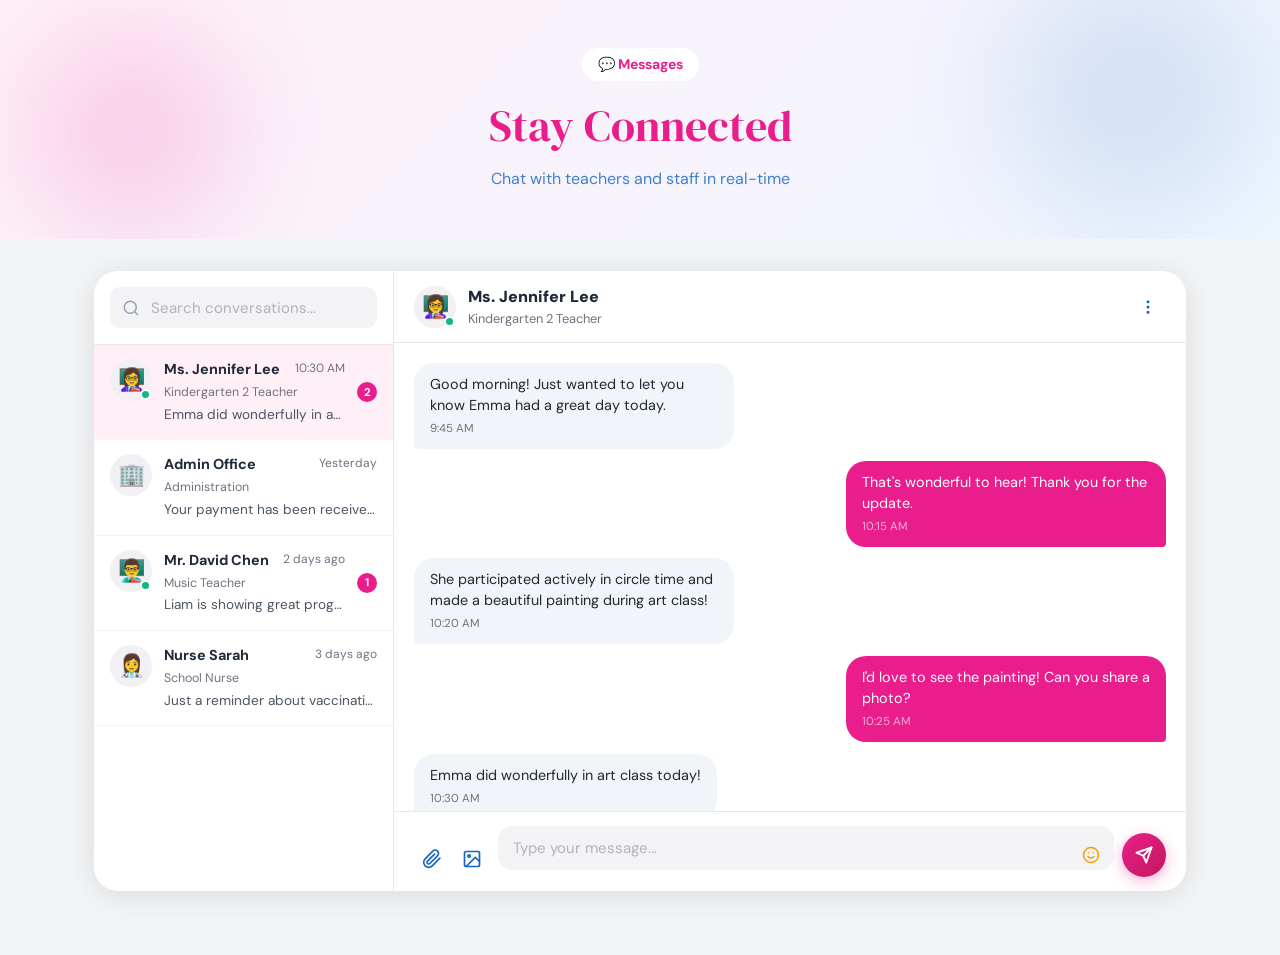
<file: View/Pages/message.html>
<!DOCTYPE html>
<html lang="en">
<head>
  <meta charset="UTF-8" />
  <meta name="viewport" content="width=device-width, initial-scale=1.0" />
  <title>Messages – Stay Connected</title>
  <link rel="preconnect" href="https://fonts.googleapis.com" />
  <link rel="preconnect" href="https://fonts.gstatic.com" crossorigin />
  <link href="https://fonts.googleapis.com/css2?family=DM+Sans:wght@400;500;600;700;900&family=DM+Serif+Display&display=swap" rel="stylesheet" />
  <link rel="stylesheet" href="message.css" />
</head>
<body>

  <!-- ── Hero ───────────────────────────────────────────────────── -->
  <section class="hero">
    <div class="hero-blob hero-blob--left"></div>
    <div class="hero-blob hero-blob--right"></div>
    <div class="hero-content animate-in">
      <span class="hero-badge">💬 Messages</span>
      <h1 class="hero-title">Stay Connected</h1>
      <p class="hero-subtitle">Chat with teachers and staff in real-time</p>
    </div>
  </section>

  <!-- ── Chat Section ───────────────────────────────────────────── -->
  <section class="chat-section">
    <div class="container">
      <div class="chat-shell animate-in">

        <!-- Left: Conversation list -->
        <aside class="conv-panel">
          <div class="conv-search-wrap">
            <svg class="conv-search-icon" xmlns="http://www.w3.org/2000/svg" width="18" height="18" viewBox="0 0 24 24" fill="none" stroke="currentColor" stroke-width="2" stroke-linecap="round" stroke-linejoin="round"><circle cx="11" cy="11" r="8"/><line x1="21" y1="21" x2="16.65" y2="16.65"/></svg>
            <input id="convSearch" class="conv-search" type="text" placeholder="Search conversations..." />
          </div>

          <ul id="convList" class="conv-list" role="listbox"></ul>
        </aside>

        <!-- Right: Chat window -->
        <div class="chat-window">

          <!-- Chat header -->
          <div class="chat-header">
            <div class="chat-header-info">
              <div class="avatar-wrap" id="headerAvatar">
                <span class="avatar-emoji" id="headerEmoji"></span>
                <span class="online-dot hidden" id="headerOnline"></span>
              </div>
              <div>
                <div class="chat-header-name" id="headerName"></div>
                <div class="chat-header-role" id="headerRole"></div>
              </div>
            </div>
            <div class="chat-header-actions">
              <div class="more-menu-wrap">
                <button class="icon-btn" title="More options" id="moreBtn" onclick="toggleMoreMenu()">
                  <svg xmlns="http://www.w3.org/2000/svg" width="18" height="18" viewBox="0 0 24 24" fill="none" stroke="#1565C0" stroke-width="2" stroke-linecap="round" stroke-linejoin="round"><circle cx="12" cy="5" r="1"/><circle cx="12" cy="12" r="1"/><circle cx="12" cy="19" r="1"/></svg>
                </button>
                <div class="more-menu hidden" id="moreMenu">
                  <button onclick="handleMoreOption('mute')" id="muteBtn">Mute Notifications</button>
                  <button onclick="handleMoreOption('clear')">Clear Chat</button>
                </div>
              </div>
            </div>
          </div>

          <!-- Messages -->
          <div class="messages-area" id="messagesArea"></div>

          <!-- Input -->
          <div class="input-area">
            <div class="input-tools">
              <button class="icon-btn" title="Attach file" onclick="handleAttach()">
                <svg xmlns="http://www.w3.org/2000/svg" width="20" height="20" viewBox="0 0 24 24" fill="none" stroke="#1565C0" stroke-width="2" stroke-linecap="round" stroke-linejoin="round"><path d="M21.44 11.05l-9.19 9.19a6 6 0 0 1-8.49-8.49l9.19-9.19a4 4 0 0 1 5.66 5.66l-9.2 9.19a2 2 0 0 1-2.83-2.83l8.49-8.48"/></svg>
              </button>
              <button class="icon-btn" title="Send image" onclick="handleImage()">
                <svg xmlns="http://www.w3.org/2000/svg" width="20" height="20" viewBox="0 0 24 24" fill="none" stroke="#1565C0" stroke-width="2" stroke-linecap="round" stroke-linejoin="round"><rect x="3" y="3" width="18" height="18" rx="2"/><circle cx="8.5" cy="8.5" r="1.5"/><polyline points="21 15 16 10 5 21"/></svg>
              </button>
            </div>

            <div class="textarea-wrap">
              <textarea id="msgInput" class="msg-textarea" rows="1" placeholder="Type your message..."></textarea>
              <button class="icon-btn emoji-btn" title="Emoji" onclick="handleEmoji()">
                <svg xmlns="http://www.w3.org/2000/svg" width="18" height="18" viewBox="0 0 24 24" fill="none" stroke="#F59E0B" stroke-width="2" stroke-linecap="round" stroke-linejoin="round"><circle cx="12" cy="12" r="10"/><path d="M8 14s1.5 2 4 2 4-2 4-2"/><line x1="9" y1="9" x2="9.01" y2="9"/><line x1="15" y1="9" x2="15.01" y2="9"/></svg>
              </button>
            </div>

            <button class="send-btn" id="sendBtn" title="Send">
              <svg xmlns="http://www.w3.org/2000/svg" width="18" height="18" viewBox="0 0 24 24" fill="none" stroke="white" stroke-width="2.5" stroke-linecap="round" stroke-linejoin="round"><line x1="22" y1="2" x2="11" y2="13"/><polygon points="22 2 15 22 11 13 2 9 22 2"/></svg>
            </button>
          </div>

        </div><!-- /chat-window -->
      </div><!-- /chat-shell -->
    </div>
  </section>

  <!-- File input (hidden, triggered by attach/image buttons) -->
  <input type="file" id="fileInput" class="hidden" />
  <input type="file" id="imageInput" class="hidden" accept="image/*" />

  <!-- Toast -->
  <div id="toast" class="toast hidden">
    <svg xmlns="http://www.w3.org/2000/svg" width="16" height="16" viewBox="0 0 24 24" fill="none" stroke="currentColor" stroke-width="2.5" stroke-linecap="round" stroke-linejoin="round"><polyline points="20 6 9 12 4 10"/></svg>
    <span id="toastMsg"></span>
  </div>

  <script src="message.js"></script>
</body>
</html>
</file>
<file: View/Pages/message.css>
/* ── Variables ───────────────────────────────────────────────────── */
:root {
  --brand-pink:     #E91E8C;
  --brand-pink-dark:#C2185B;
  --brand-pink-bg:  #FFF0F7;
  --brand-blue:     #1565C0;
  --brand-blue-bg:  #EFF6FF;
  --brand-green:    #10B981;
  --border:         rgba(0,0,0,0.09);
  --input-bg:       #f3f3f5;
  --foreground:     #0f0f1a;
  --muted:          #717182;
  --radius:         0.625rem;
}

/* ── Reset ───────────────────────────────────────────────────────── */
*, *::before, *::after { box-sizing: border-box; margin: 0; padding: 0; }
html { font-size: 16px; scroll-behavior: smooth; }
body {
  font-family: 'DM Sans', sans-serif;
  background: #f3f4f6;
  color: var(--foreground);
  line-height: 1.5;
  min-height: 100vh;
}
button { font-family: inherit; cursor: pointer; border: none; background: none; }
textarea, input { font-family: inherit; }
a { text-decoration: none; }
ul { list-style: none; }

/* ── Utilities ───────────────────────────────────────────────────── */
.container { max-width: 1140px; margin: 0 auto; padding: 0 1.5rem; }
.hidden { display: none !important; }

/* ── Hero ────────────────────────────────────────────────────────── */
.hero {
  position: relative;
  padding: 3rem 1.5rem;
  overflow: hidden;
  background: linear-gradient(135deg, var(--brand-pink-bg) 0%, var(--brand-blue-bg) 100%);
  text-align: center;
}
.hero-blob {
  position: absolute; border-radius: 50%;
  filter: blur(60px); pointer-events: none;
}
.hero-blob--left  { width:200px; height:200px; top:2rem;    left:2rem;  background:var(--brand-pink); opacity:.18; }
.hero-blob--right { width:260px; height:260px; bottom:1rem; right:1rem; background:var(--brand-blue); opacity:.13; }

.hero-content { position:relative; z-index:1; max-width:680px; margin:0 auto; }

.hero-badge {
  display: inline-block;
  background: white; color: var(--brand-pink);
  font-size: .875rem; font-weight: 700;
  padding: .375rem 1rem; border-radius: 9999px;
  margin-bottom: .75rem;
}
.hero-title {
  font-family: 'DM Serif Display', serif;
  font-size: clamp(2rem, 5vw, 2.75rem);
  font-weight: 400; color: var(--brand-pink);
  margin-bottom: .5rem;
}
.hero-subtitle { color: var(--brand-blue); font-size: 1rem; opacity: .8; }

/* ── Chat Section ────────────────────────────────────────────────── */
.chat-section { padding: 2rem 0 4rem; }

.chat-shell {
  background: white;
  border-radius: 1.5rem;
  box-shadow: 0 4px 32px rgba(0,0,0,0.10);
  overflow: hidden;
  height: 620px;
  display: grid;
  grid-template-columns: 300px 1fr;
}
@media (max-width: 700px) {
  .chat-shell { grid-template-columns: 1fr; height: auto; border-radius: 1rem; }
  .conv-panel  { border-right: none; border-bottom: 1px solid var(--border); max-height: 260px; }
}

/* ── Conversation Panel ──────────────────────────────────────────── */
.conv-panel {
  display: flex; flex-direction: column;
  border-right: 1px solid var(--border);
  overflow: hidden;
}

.conv-search-wrap {
  position: relative;
  padding: 1rem;
  border-bottom: 1px solid var(--border);
  flex-shrink: 0;
}
.conv-search-icon {
  position: absolute; left: 1.75rem; top: 50%;
  transform: translateY(-50%); color: #94a3b8; pointer-events: none;
}
.conv-search {
  width: 100%;
  padding: .6rem .875rem .6rem 2.5rem;
  background: var(--input-bg);
  border: 1.5px solid transparent;
  border-radius: var(--radius);
  font-size: .9375rem; color: var(--foreground);
  outline: none;
  transition: border-color .2s, box-shadow .2s;
}
.conv-search:focus {
  border-color: var(--brand-pink);
  box-shadow: 0 0 0 3px rgba(233,30,140,.1);
}
.conv-search::placeholder { color: #b0b3be; }

.conv-list { flex:1; overflow-y: auto; }
.conv-list::-webkit-scrollbar { width: 4px; }
.conv-list::-webkit-scrollbar-thumb { background: #e0e0e8; border-radius: 4px; }

.conv-item {
  display: flex; align-items: flex-start; gap: .75rem;
  padding: .875rem 1rem;
  border-bottom: 1px solid #f3f4f6;
  cursor: pointer;
  transition: background .15s;
}
.conv-item:hover    { background: #fafafa; }
.conv-item.active   { background: var(--brand-pink-bg); }

/* Avatar */
.avatar-wrap {
  position: relative; flex-shrink: 0;
  width: 42px; height: 42px;
  background: #f0f0f5;
  border-radius: 50%;
  display: flex; align-items: center; justify-content: center;
}
.avatar-emoji { font-size: 1.375rem; line-height: 1; }
.online-dot {
  position: absolute; bottom: 1px; right: 1px;
  width: 11px; height: 11px;
  background: var(--brand-green);
  border-radius: 50%; border: 2px solid white;
}

.conv-meta { flex:1; min-width:0; }
.conv-top {
  display: flex; justify-content: space-between;
  align-items: flex-start; gap: .5rem; margin-bottom: .15rem;
}
.conv-name  { font-weight: 700; font-size: .9rem; color: #1f2937; white-space: nowrap; overflow: hidden; text-overflow: ellipsis; }
.conv-time  { font-size: .75rem; color: var(--muted); flex-shrink: 0; }
.conv-role  { font-size: .775rem; color: var(--muted); margin-bottom: .2rem; }
.conv-last  { font-size: .85rem; color: #4b5563; white-space: nowrap; overflow: hidden; text-overflow: ellipsis; }

.unread-badge {
  flex-shrink: 0; align-self: center;
  background: var(--brand-pink); color: white;
  font-size: .7rem; font-weight: 700;
  min-width: 20px; height: 20px;
  border-radius: 9999px;
  display: flex; align-items: center; justify-content: center;
  padding: 0 5px;
}

/* ── Chat Window ─────────────────────────────────────────────────── */
.chat-window { display: flex; flex-direction: column; overflow: hidden; }

/* Header */
.chat-header {
  display: flex; align-items: center; justify-content: space-between;
  padding: .875rem 1.25rem;
  border-bottom: 1px solid var(--border);
  flex-shrink: 0;
}
.chat-header-info { display: flex; align-items: center; gap: .75rem; }
.chat-header-name { font-weight: 900; font-size: 1rem; color: #1f2937; }
.chat-header-role { font-size: .8rem; color: var(--muted); }
.chat-header-actions { display: flex; align-items: center; gap: .25rem; }

/* Icon buttons */
.icon-btn {
  position: relative;
  width: 36px; height: 36px;
  display: flex; align-items: center; justify-content: center;
  border-radius: 50%; background: transparent;
  transition: background .15s, transform .1s;
}
.icon-btn:hover { background: #f3f4f6; }
.icon-btn:active { transform: scale(.92); }

/* More menu wrapper — the anchor for the dropdown */
.more-menu-wrap { position: relative; }

/* More menu */
.more-menu {
  position: absolute; top: calc(100% + 6px); right: 0;
  background: white;
  border: 1px solid var(--border);
  border-radius: .75rem;
  box-shadow: 0 8px 24px rgba(0,0,0,0.12);
  z-index: 50; min-width: 170px;
  overflow: hidden;
  animation: menuIn .15s ease;
}
@keyframes menuIn {
  from { opacity:0; transform: translateY(-6px); }
  to   { opacity:1; transform: translateY(0); }
}
.more-menu button {
  display: block; width: 100%; text-align: left;
  padding: .6rem 1rem; font-size: .9rem; color: #374151;
  transition: background .15s;
  border-radius: 0;
}
.more-menu button:hover { background: var(--brand-pink-bg); color: var(--brand-pink); }

/* Messages area */
.messages-area {
  flex: 1; overflow-y: auto;
  padding: 1.25rem;
  display: flex; flex-direction: column; gap: .75rem;
}
.messages-area::-webkit-scrollbar { width: 4px; }
.messages-area::-webkit-scrollbar-thumb { background: #e0e0e8; border-radius: 4px; }

/* Bubble */
.bubble-row { display: flex; }
.bubble-row.me  { justify-content: flex-end; }
.bubble-row.them { justify-content: flex-start; }

.bubble {
  max-width: min(320px, 72%);
  padding: .7rem 1rem;
  border-radius: 1.25rem;
  font-size: .9rem; line-height: 1.45;
  animation: bubbleIn .25s ease both;
}
@keyframes bubbleIn {
  from { opacity:0; transform: translateY(8px) scale(.97); }
  to   { opacity:1; transform: translateY(0) scale(1); }
}
.bubble.me   { background: var(--brand-pink); color: white; border-bottom-right-radius: .25rem; }
.bubble.them { background: #f1f5f9; color: #1f2937; border-bottom-left-radius: .25rem; }

.bubble-text { margin-bottom: .3rem; }
.bubble-time { font-size: .72rem; }
.bubble.me   .bubble-time { color: rgba(255,255,255,.65); }
.bubble.them .bubble-time { color: var(--muted); }

/* Image message */
.bubble img { max-width: 200px; border-radius: .75rem; display: block; margin-bottom: .3rem; }

/* File attachment message */
.bubble-file {
  display: flex; align-items: center; gap: .5rem;
  background: rgba(255,255,255,.15); border-radius: .5rem;
  padding: .4rem .6rem; margin-bottom: .3rem; font-size: .82rem;
}
.bubble.them .bubble-file { background: #e8ecf0; }

/* ── Input Area ──────────────────────────────────────────────────── */
.input-area {
  display: flex; align-items: flex-end; gap: .5rem;
  padding: .875rem 1.25rem;
  border-top: 1px solid var(--border);
  flex-shrink: 0;
}

.input-tools { display: flex; gap: .25rem; }

.textarea-wrap { flex:1; position: relative; }
.msg-textarea {
  width: 100%;
  padding: .65rem 2.75rem .65rem .875rem;
  background: var(--input-bg);
  border: 1.5px solid transparent;
  border-radius: .875rem;
  font-size: .9375rem; color: var(--foreground);
  resize: none; outline: none;
  line-height: 1.4;
  max-height: 120px; overflow-y: auto;
  transition: border-color .2s, box-shadow .2s;
}
.msg-textarea:focus {
  border-color: var(--brand-pink);
  box-shadow: 0 0 0 3px rgba(233,30,140,.1);
}
.msg-textarea::placeholder { color: #b0b3be; }
.emoji-btn {
  position: absolute; right: .5rem; bottom: .45rem;
  width: 30px; height: 30px;
}

/* Send button */
.send-btn {
  width: 44px; height: 44px; flex-shrink: 0;
  background: linear-gradient(135deg, var(--brand-pink) 0%, var(--brand-pink-dark) 100%);
  color: white; border-radius: 50%;
  display: flex; align-items: center; justify-content: center;
  box-shadow: 0 4px 14px rgba(233,30,140,.35);
  transition: transform .2s, box-shadow .2s;
}
.send-btn:hover  { transform: scale(1.08); box-shadow: 0 6px 20px rgba(233,30,140,.45); }
.send-btn:active { transform: scale(.95); }

/* ── Toast ───────────────────────────────────────────────────────── */
.toast {
  position: fixed; bottom: 2rem; left: 50%; transform: translateX(-50%);
  background: #1f2937; color: white;
  padding: .8rem 1.4rem; border-radius: 9999px;
  font-size: .9125rem; font-weight: 600;
  display: flex; align-items: center; gap: .5rem;
  box-shadow: 0 8px 28px rgba(0,0,0,.2); z-index: 1000;
  white-space: nowrap;
}
.toast svg { stroke: var(--brand-green); }
.toast.show { animation: toastIn .3s ease forwards; }
.toast.hide { animation: toastOut .25s ease forwards; }
@keyframes toastIn  { from{opacity:0;transform:translateX(-50%) translateY(14px)} to{opacity:1;transform:translateX(-50%) translateY(0)} }
@keyframes toastOut { from{opacity:1;transform:translateX(-50%) translateY(0)}  to{opacity:0;transform:translateX(-50%) translateY(10px)} }

/* ── Entrance animations ─────────────────────────────────────────── */
.animate-in {
  opacity: 0; transform: translateY(26px);
  transition: opacity .55s ease, transform .55s ease;
}
.animate-in.visible { opacity:1; transform:translateY(0); }
</file>
